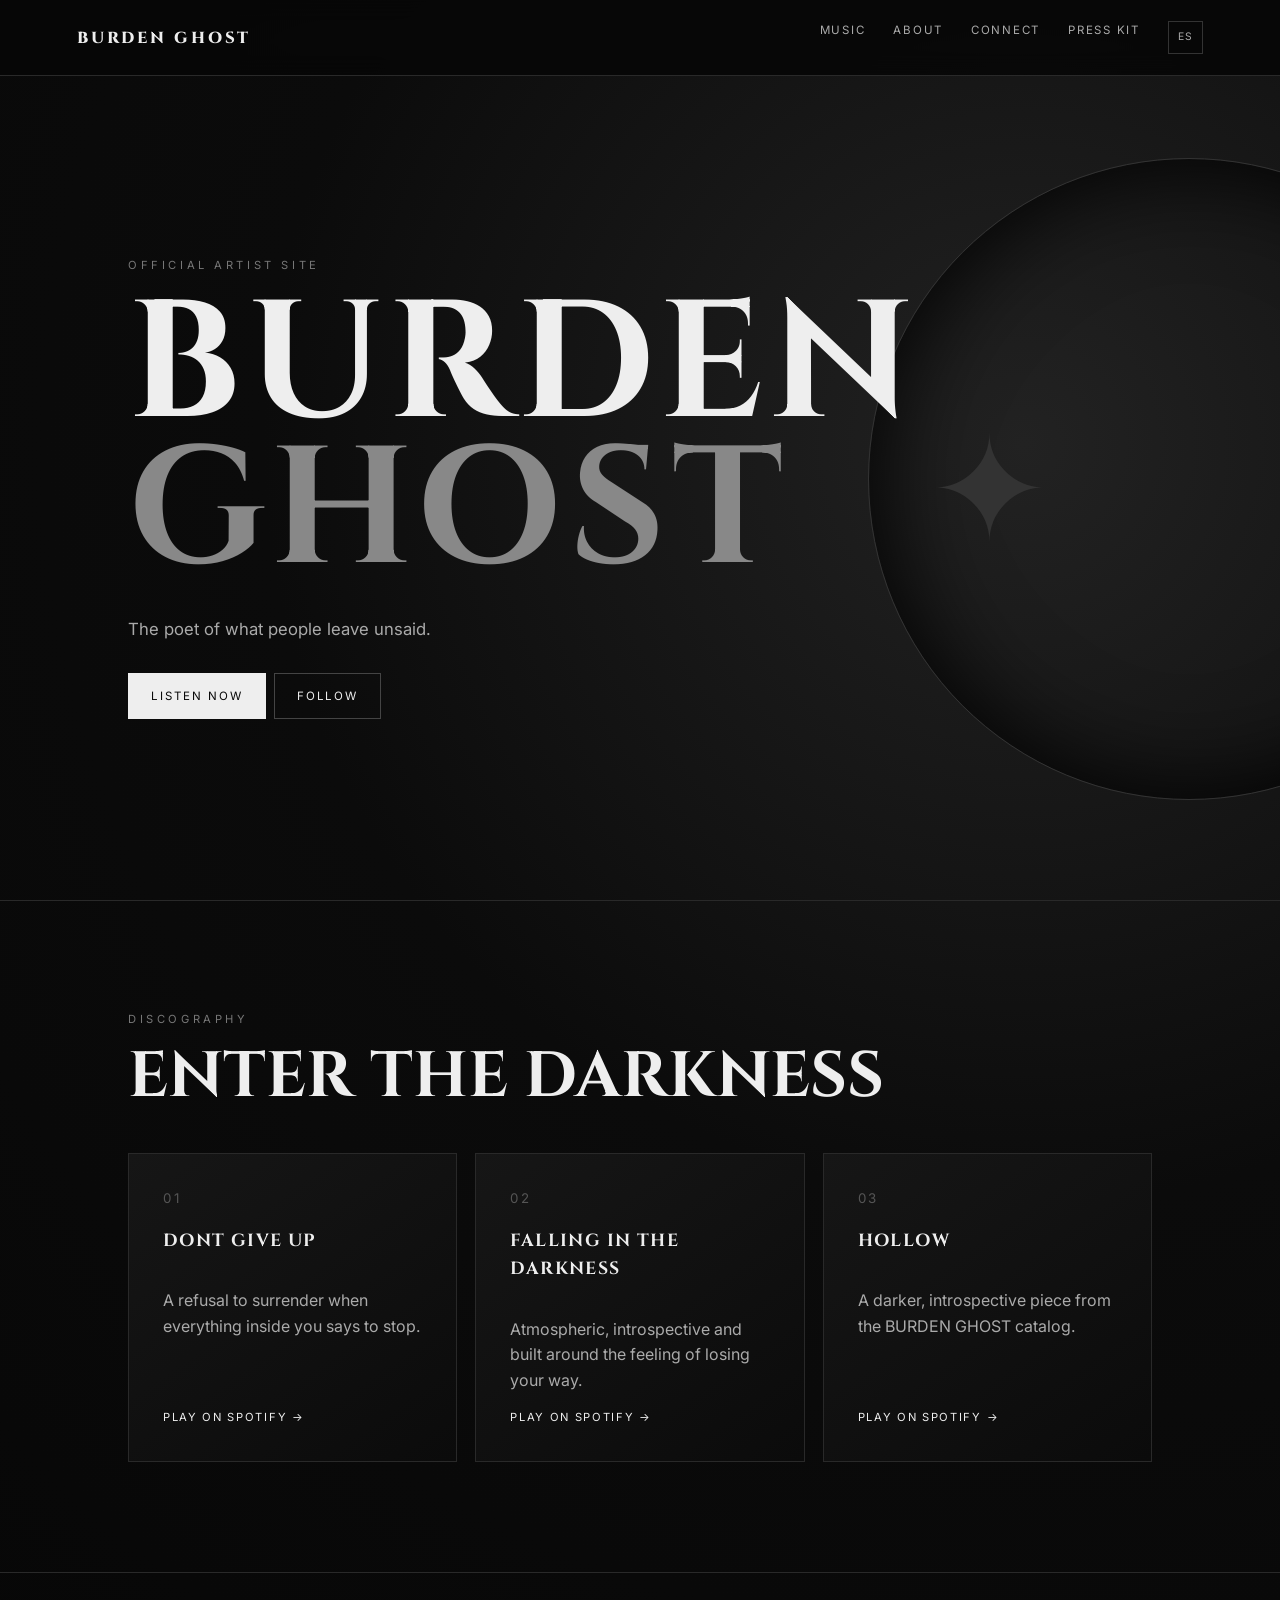
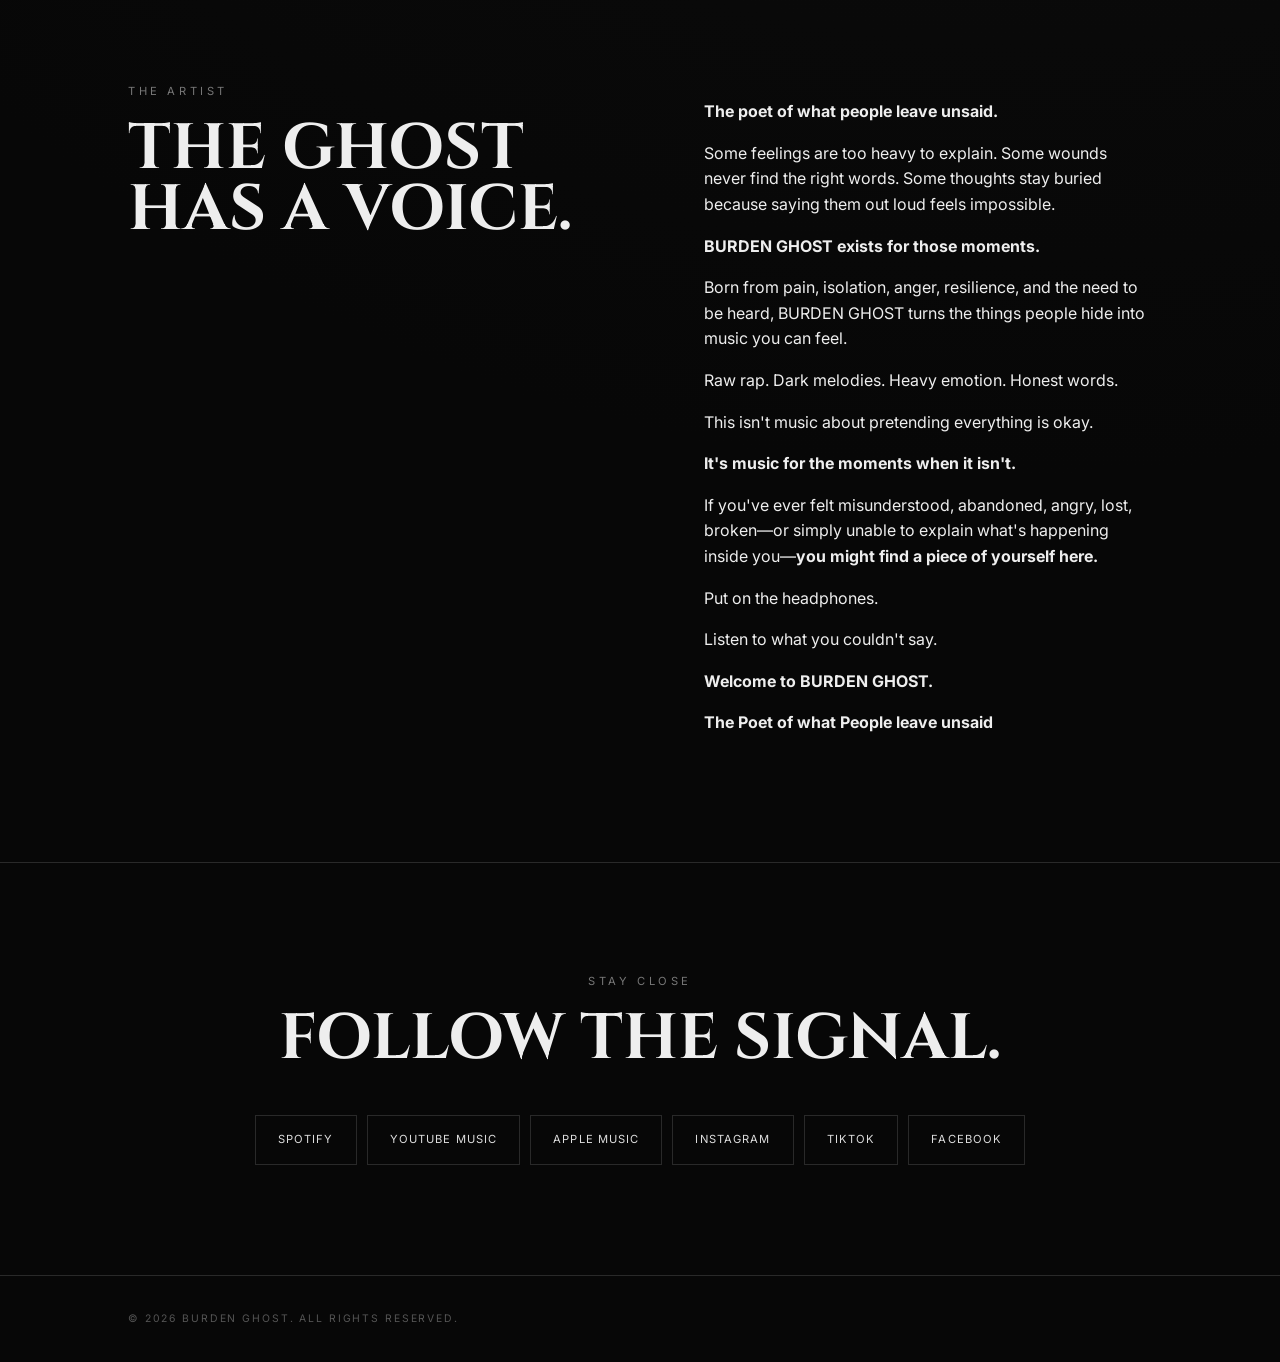
<file: index.html>
<!doctype html>
<html lang="en"><head><meta charset="utf-8"><meta name="viewport" content="width=device-width,initial-scale=1">
<meta name="description" content="BURDEN GHOST is the alternative rap and metal project of Salvadoran artist Jonathan Pérez, born in Nueva Guadalupe, El Salvador. Dark, gothic music about isolation, inner struggle and personal transformation.">
<meta name="author" content="Jonathan Pérez">
<meta name="robots" content="index, follow">
<meta name="theme-color" content="#070707">
<link rel="canonical" href="https://burdenghost.github.io/">
<meta property="og:type" content="website">
<meta property="og:title" content="BURDEN GHOST — Official Artist Site">
<meta property="og:description" content="Alternative rap and metal from the shadows. Music by Salvadoran artist Jonathan Pérez.">
<meta property="og:site_name" content="BURDEN GHOST">
<meta property="og:url" content="https://burdenghost.github.io/">
<meta name="twitter:card" content="summary">
<meta name="twitter:title" content="BURDEN GHOST — Official Artist Site">
<meta name="twitter:description" content="Alternative rap and metal from the shadows.">
<title>BURDEN GHOST — Official Artist Site</title><link rel="stylesheet" href="style.css">
<script type="application/ld+json">{"@context":"https://schema.org","@type":"MusicGroup","@id":"https://burdenghost.github.io/#artist","url":"https://burdenghost.github.io/","name":"BURDEN GHOST","description":"Alternative rap and metal project founded by Salvadoran artist Jonathan Pérez.","genre":["Alternative Rap","Metal","Hip-Hop"],"founder":{"@type":"Person","@id":"https://burdenghost.github.io/#jonathan-perez","name":"Jonathan Pérez","birthPlace":{"@type":"Place","name":"El Salvador"}},"foundingLocation":{"@type":"Place","name":"Nueva Guadalupe, El Salvador"},"sameAs":["https://open.spotify.com/artist/5hVlwr7mkQSALhv4N9uKXQ"],"member":{"@id":"https://burdenghost.github.io/#jonathan-perez"}}</script></head>
<body><header><a class="brand" href="#top">BURDEN GHOST</a><nav><a href="#music">Music</a><a href="#about">About</a><a href="#connect">Connect</a><a href="press-kit.html">Press Kit</a><button class="language-toggle" id="languageToggle" type="button" aria-label="Change language">ES</button></nav></header>
<main id="top"><section class="hero"><div><p class="eyebrow">OFFICIAL ARTIST SITE</p><h1>BURDEN<br><span>GHOST</span></h1><p class="tagline">The poet of what people leave unsaid.</p><a class="btn primary" href="#music">LISTEN NOW</a><a class="btn" href="#connect">FOLLOW</a></div><div class="sigil">✦</div></section>
<section id="music"><p class="eyebrow">DISCOGRAPHY</p><h2>ENTER THE DARKNESS</h2><div class="cards">
<article><small>01</small><h3>DONT GIVE UP</h3><p>A refusal to surrender when everything inside you says to stop.</p><a href="https://open.spotify.com/artist/5hVlwr7mkQSALhv4N9uKXQ" target="_blank" rel="noopener">PLAY ON SPOTIFY →</a></article>
<article><small>02</small><h3>FALLING IN THE DARKNESS</h3><p>Atmospheric, introspective and built around the feeling of losing your way.</p><a href="https://open.spotify.com/track/4ef3atE1RdZMYNPUwvDyRy" target="_blank" rel="noopener">PLAY ON SPOTIFY →</a></article>
<article><small>03</small><h3>HOLLOW</h3><p>A darker, introspective piece from the BURDEN GHOST catalog.</p><a href="https://open.spotify.com/album/4DnBGLpb6gsToxWtrWGrNI" target="_blank" rel="noopener">PLAY ON SPOTIFY →</a></article>
</div></section>
<section id="about" class="about"><div><p class="eyebrow">THE ARTIST</p><h2>THE GHOST<br>HAS A VOICE.</h2></div><div id="bio-en">
<p><strong>The poet of what people leave unsaid.</strong></p>
<p>Some feelings are too heavy to explain. Some wounds never find the right words. Some thoughts stay buried because saying them out loud feels impossible.</p>
<p><strong>BURDEN GHOST exists for those moments.</strong></p>
<p>Born from pain, isolation, anger, resilience, and the need to be heard, BURDEN GHOST turns the things people hide into music you can feel.</p>
<p>Raw rap. Dark melodies. Heavy emotion. Honest words.</p>
<p>This isn't music about pretending everything is okay.</p>
<p><strong>It's music for the moments when it isn't.</strong></p>
<p>If you've ever felt misunderstood, abandoned, angry, lost, broken—or simply unable to explain what's happening inside you—<strong>you might find a piece of yourself here.</strong></p>
<p>Put on the headphones.</p>
<p>Listen to what you couldn't say.</p>
<p><strong>Welcome to BURDEN GHOST.</strong></p>
<p><strong>The Poet of what People leave unsaid</strong></p></div>
<div id="bio-es" hidden>
<p><strong>El poeta de lo que la gente deja sin decir.</strong></p>
<p>Hay sentimientos demasiado pesados para explicar. Hay heridas que nunca encuentran las palabras correctas. Hay pensamientos que permanecen enterrados porque decirlos en voz alta parece imposible.</p>
<p><strong>BURDEN GHOST existe para esos momentos.</strong></p>
<p>Nacido del dolor, el aislamiento, la rabia, la resiliencia y la necesidad de ser escuchado, BURDEN GHOST convierte aquello que la gente oculta en música que puedes sentir.</p>
<p>Rap crudo. Melodías oscuras. Emoción intensa. Palabras honestas.</p>
<p>Esto no es música sobre fingir que todo está bien.</p>
<p><strong>Es música para los momentos en que no lo está.</strong></p>
<p>Si alguna vez te has sentido incomprendido, abandonado, enojado, perdido, roto—o simplemente incapaz de explicar lo que ocurre dentro de ti—<strong>quizás encuentres aquí una parte de ti mismo.</strong></p>
<p>Ponte los audífonos.</p>
<p>Escucha lo que no pudiste decir.</p>
<p><strong>Bienvenido a BURDEN GHOST.</strong></p>
<p><strong>El Poeta de lo que la gente deja sin decir.</strong></p></div></section>
<section id="connect" class="connect"><p class="eyebrow">STAY CLOSE</p><h2>FOLLOW THE SIGNAL.</h2><div class="links">
<a href="https://open.spotify.com/artist/5hVlwr7mkQSALhv4N9uKXQ" target="_blank" rel="noopener">Spotify</a><a href="https://music.youtube.com/" target="_blank" rel="noopener">YouTube Music</a><a href="https://music.apple.com/" target="_blank" rel="noopener">Apple Music</a><a href="https://instagram.com/" target="_blank" rel="noopener">Instagram</a><a href="https://www.tiktok.com/" target="_blank" rel="noopener">TikTok</a><a href="https://www.facebook.com/" target="_blank" rel="noopener">Facebook</a></div></section></main>
<footer>© <span id="year"></span> BURDEN GHOST. ALL RIGHTS RESERVED.</footer>
<script>
document.getElementById('year').textContent=new Date().getFullYear();
const toggle=document.getElementById('languageToggle'), en=document.getElementById('bio-en'), es=document.getElementById('bio-es');
function setLanguage(lang){const spanish=lang==='es';en.hidden=spanish;es.hidden=!spanish;document.documentElement.lang=lang;toggle.textContent=spanish?'EN':'ES';toggle.setAttribute('aria-label',spanish?'Switch to English':'Cambiar a español');localStorage.setItem('bg-language',lang);}
const saved=localStorage.getItem('bg-language'), browser=(navigator.language||'en').toLowerCase();
setLanguage(saved || (browser.startsWith('es')?'es':'en'));
toggle.addEventListener('click',()=>setLanguage(document.documentElement.lang==='en'?'es':'en'));
</script></body></html>
</file>
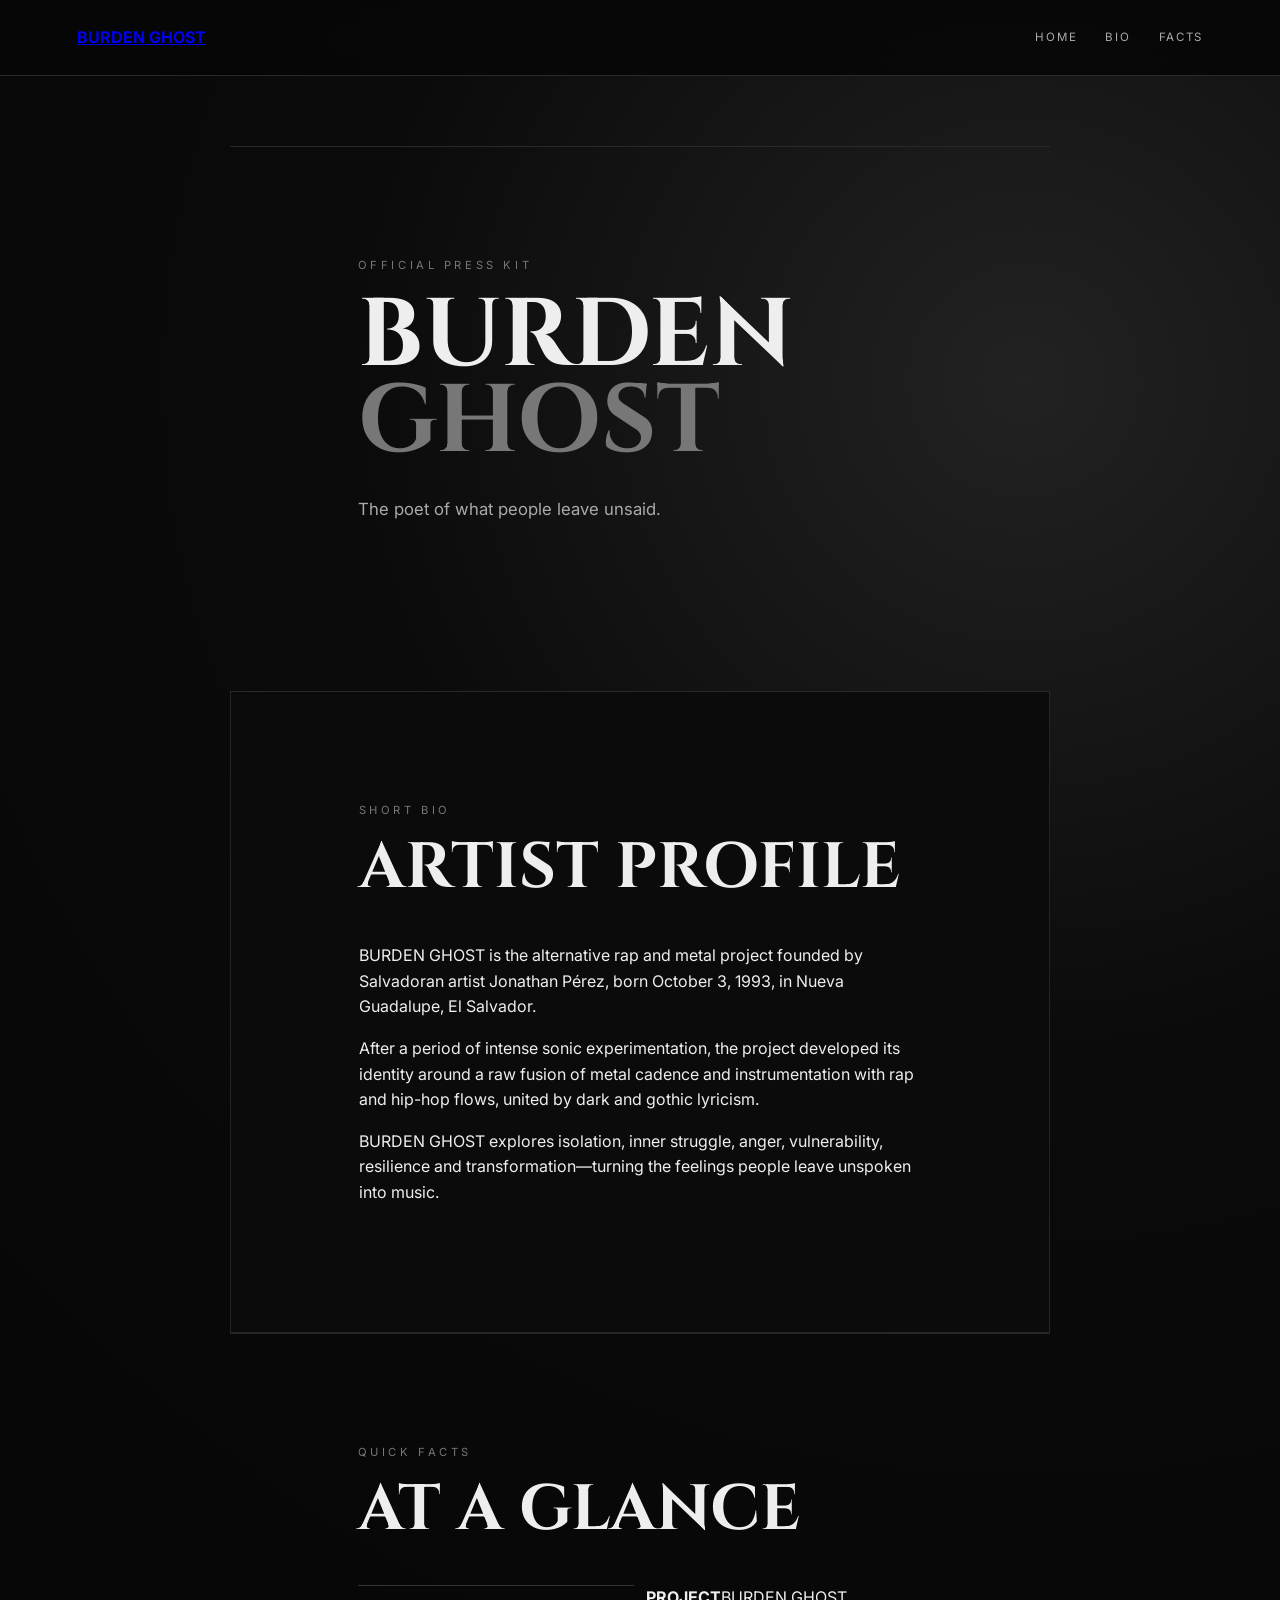
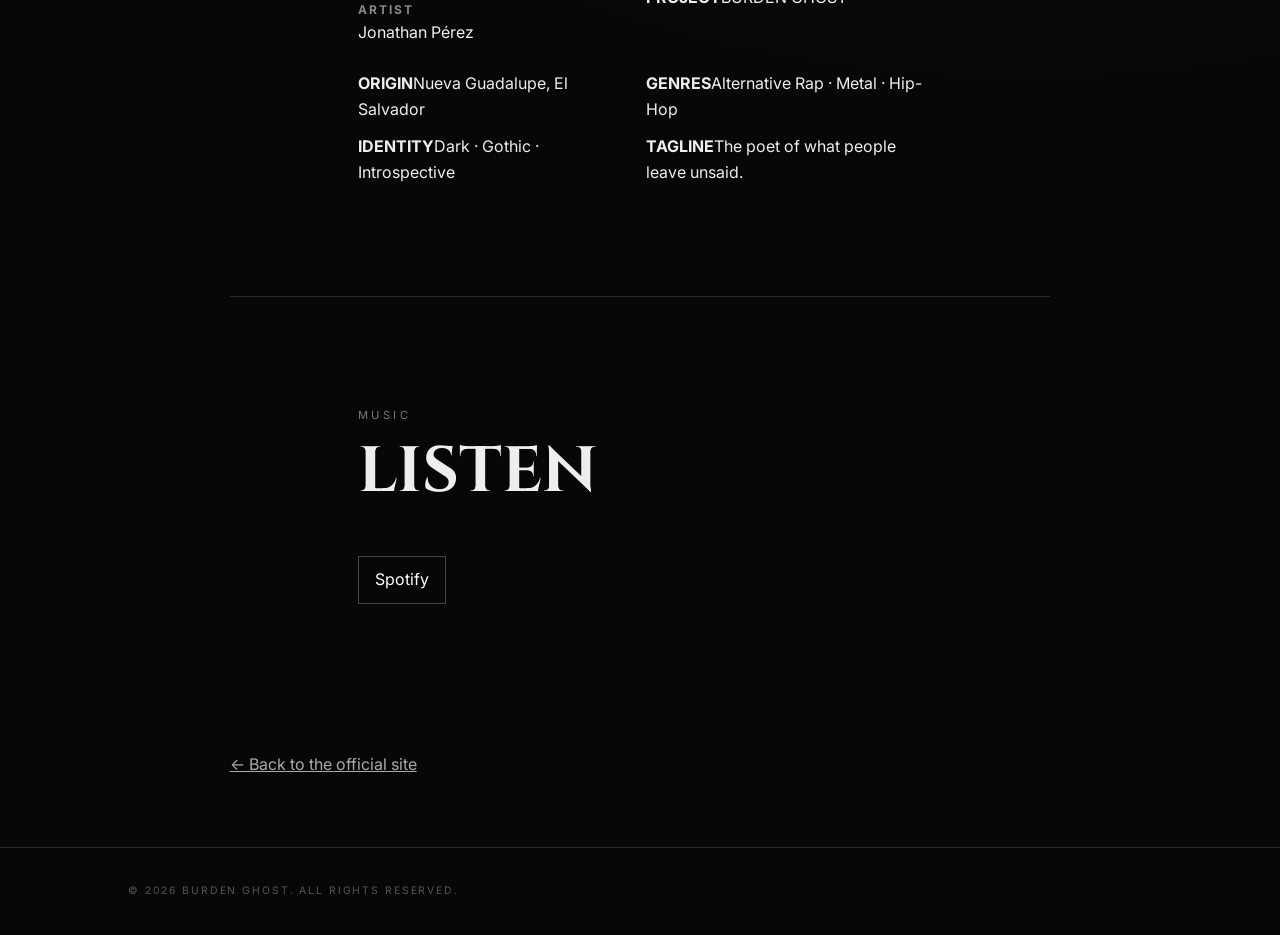
<file: press-kit.html>
<!doctype html>
<html lang="en">
<head>
<meta charset="utf-8"><meta name="viewport" content="width=device-width,initial-scale=1">
<meta name="description" content="BURDEN GHOST press kit — official artist information, biography, music identity and media-ready facts.">
<meta name="author" content="Jonathan Pérez">
<meta name="robots" content="index, follow">
<link rel="canonical" href="https://burdenghost.github.io/press-kit.html">
<meta property="og:type" content="website"><meta property="og:title" content="BURDEN GHOST — Press Kit">
<meta property="og:description" content="Official press kit for BURDEN GHOST, the alternative rap and metal project of Salvadoran artist Jonathan Pérez.">
<meta property="og:url" content="https://burdenghost.github.io/press-kit.html">
<title>BURDEN GHOST — Press Kit</title>
<link rel="stylesheet" href="style.css">
<script type="application/ld+json">{"@context":"https://schema.org","@type":"ProfilePage","url":"https://burdenghost.github.io/press-kit.html","name":"BURDEN GHOST Press Kit","mainEntity":{"@type":"MusicGroup","@id":"https://burdenghost.github.io/#artist","name":"BURDEN GHOST","sameAs":["https://open.spotify.com/artist/5hVlwr7mkQSALhv4N9uKXQ"]}}</script>
<style>.press-main{max-width:1000px;margin:auto;padding:70px 7%}.press-card{border:1px solid #242424;padding:28px;margin-top:28px;background:#0b0b0b}.press-facts{display:grid;grid-template-columns:repeat(auto-fit,minmax(220px,1fr));gap:12px}.press-fact{border-top:1px solid #333;padding:14px 0}.press-fact strong{display:block;color:#888;font-size:12px;letter-spacing:2px}.press-links a{display:inline-block;margin:8px 12px 8px 0;padding:10px 16px;border:1px solid #444;color:#fff;text-decoration:none}.press-back{display:inline-block;margin-top:30px;color:#aaa}.press-hero h1{font-family:Cinzel,serif;font-size:clamp(48px,10vw,96px);line-height:.9;margin:15px 0}.press-hero h1 span{color:#777}</style></head>
<body>
<header><a href="index.html"><strong>BURDEN GHOST</strong></a><nav><a href="index.html">Home</a><a href="#bio">Bio</a><a href="#facts">Facts</a></nav></header>
<main class="press-main">
<section class="press-hero"><p class="eyebrow">OFFICIAL PRESS KIT</p><h1>BURDEN<br><span>GHOST</span></h1><p class="tagline">The poet of what people leave unsaid.</p></section>
<section id="bio" class="press-card"><p class="eyebrow">SHORT BIO</p><h2>ARTIST PROFILE</h2>
<p>BURDEN GHOST is the alternative rap and metal project founded by Salvadoran artist Jonathan Pérez, born October 3, 1993, in Nueva Guadalupe, El Salvador.</p>
<p>After a period of intense sonic experimentation, the project developed its identity around a raw fusion of metal cadence and instrumentation with rap and hip-hop flows, united by dark and gothic lyricism.</p>
<p>BURDEN GHOST explores isolation, inner struggle, anger, vulnerability, resilience and transformation—turning the feelings people leave unspoken into music.</p>
</section>
<section id="facts" class="card"><p class="eyebrow">QUICK FACTS</p><h2>AT A GLANCE</h2><div class="press-facts">
<div class="press-fact"><strong>ARTIST</strong>Jonathan Pérez</div>
<div class="fact"><strong>PROJECT</strong>BURDEN GHOST</div>
<div class="fact"><strong>ORIGIN</strong>Nueva Guadalupe, El Salvador</div>
<div class="fact"><strong>GENRES</strong>Alternative Rap · Metal · Hip-Hop</div>
<div class="fact"><strong>IDENTITY</strong>Dark · Gothic · Introspective</div>
<div class="fact"><strong>TAGLINE</strong>The poet of what people leave unsaid.</div>
</div></section>
<section class="card"><p class="eyebrow">MUSIC</p><h2>LISTEN</h2><div class="press-links"><a href="https://open.spotify.com/artist/5hVlwr7mkQSALhv4N9uKXQ" target="_blank" rel="noopener">Spotify</a></div></section>
<a class="press-back" href="index.html">← Back to the official site</a>
</main><footer>© <span id="year"></span> BURDEN GHOST. ALL RIGHTS RESERVED.</footer>
<script>document.getElementById('year').textContent=new Date().getFullYear();</script>
</body></html>
</file>
<file: style.css>
@import url('https://fonts.googleapis.com/css2?family=Cinzel:wght@500;600;700;800&family=Inter:wght@400;500;600&display=swap');
:root{--bg:#070707;--panel:#111;--text:#eee;--muted:#999;--line:#292929}*{box-sizing:border-box}html{scroll-behavior:smooth}body{margin:0;background:radial-gradient(circle at 80% 15%,#222 0,#0b0b0b 28%,var(--bg) 60%);color:var(--text);font:16px/1.6 Inter,Arial,sans-serif}header{height:76px;padding:0 6vw;display:flex;align-items:center;justify-content:space-between;border-bottom:1px solid var(--line);position:sticky;top:0;background:#070707e8;backdrop-filter:blur(12px);z-index:3}.brand{font:800 1rem Cinzel,serif;letter-spacing:.18em;color:#eee;text-decoration:none}nav{display:flex;gap:28px}nav a{color:#aaa;text-decoration:none;text-transform:uppercase;font-size:.72rem;letter-spacing:.15em}nav a:hover{color:#fff}.hero{min-height:calc(100vh - 76px);padding:9vw 10vw;display:flex;align-items:center;justify-content:space-between;position:relative;overflow:hidden}.hero:after{content:"";position:absolute;width:50vw;height:50vw;border:1px solid #333;border-radius:50%;right:-18vw;top:10%;box-shadow:0 0 100px #000 inset}.hero>div:first-child{position:relative;z-index:1}.eyebrow{font-size:.7rem;letter-spacing:.32em;color:#777;margin:0 0 18px}.hero h1,h2,h3{font-family:Cinzel,serif}.hero h1{font-size:clamp(4.5rem,13vw,11rem);line-height:.88;letter-spacing:.04em;margin:0}.hero h1 span{color:#888}.tagline{max-width:520px;color:#aaa;margin:30px 0;font-size:1.05rem}.btn{display:inline-block;padding:13px 22px;border:1px solid #444;color:#eee;text-decoration:none;font-size:.72rem;letter-spacing:.17em;margin-right:8px}.primary{background:#eee;color:#080808;border-color:#eee}.sigil{font-size:9rem;color:#333;margin-right:8vw;z-index:1}section:not(.hero){padding:110px 10vw;border-top:1px solid var(--line)}h2{font-size:clamp(2.3rem,5vw,5rem);line-height:.95;margin:0 0 45px}.cards{display:grid;grid-template-columns:repeat(3,1fr);gap:18px}.cards article{background:linear-gradient(145deg,#161616,#0b0b0b);border:1px solid var(--line);padding:34px;min-height:280px;display:flex;flex-direction:column}.cards small{color:#555;letter-spacing:.2em}.cards h3{font-size:1.1rem;letter-spacing:.08em}.cards p,.about>div:last-child p{color:#aaa}.cards a{margin-top:auto;color:#eee;text-decoration:none;font-size:.7rem;letter-spacing:.15em}.about{display:grid;grid-template-columns:1fr 1fr;gap:10vw}.connect{text-align:center}.links{display:flex;flex-wrap:wrap;justify-content:center;gap:10px}.links a{padding:15px 22px;border:1px solid var(--line);color:#ddd;text-decoration:none;text-transform:uppercase;font-size:.7rem;letter-spacing:.1em}.links a:hover{background:#eee;color:#080808}footer{padding:35px 10vw;color:#555;font-size:.65rem;letter-spacing:.18em;border-top:1px solid var(--line)}@media(max-width:800px){header{padding:0 5vw}nav{gap:12px}.hero{padding:18vw 7vw}.sigil{position:absolute;right:-25vw;opacity:.4}.hero h1{font-size:clamp(3.7rem,19vw,7rem)}section:not(.hero){padding:80px 7vw}.cards,.about{grid-template-columns:1fr}.cards article{min-height:230px}}
.language-toggle{appearance:none;background:transparent;border:1px solid #333;color:#aaa;padding:7px 9px;font:inherit;font-size:.65rem;letter-spacing:.12em;cursor:pointer}.language-toggle:hover,.language-toggle:focus-visible{color:#fff;border-color:#777;outline:none}.btn:focus-visible,nav a:focus-visible,.links a:focus-visible{outline:1px solid #fff;outline-offset:4px}.links a{transition:background .2s ease,color .2s ease,border-color .2s ease}.cards article{transition:transform .2s ease,border-color .2s ease}.cards article:hover{transform:translateY(-4px);border-color:#444}@media(max-width:800px){header{height:auto;min-height:76px;flex-wrap:wrap;padding-top:16px;padding-bottom:16px;gap:12px}nav{flex-wrap:wrap;justify-content:flex-end}}
</file>
